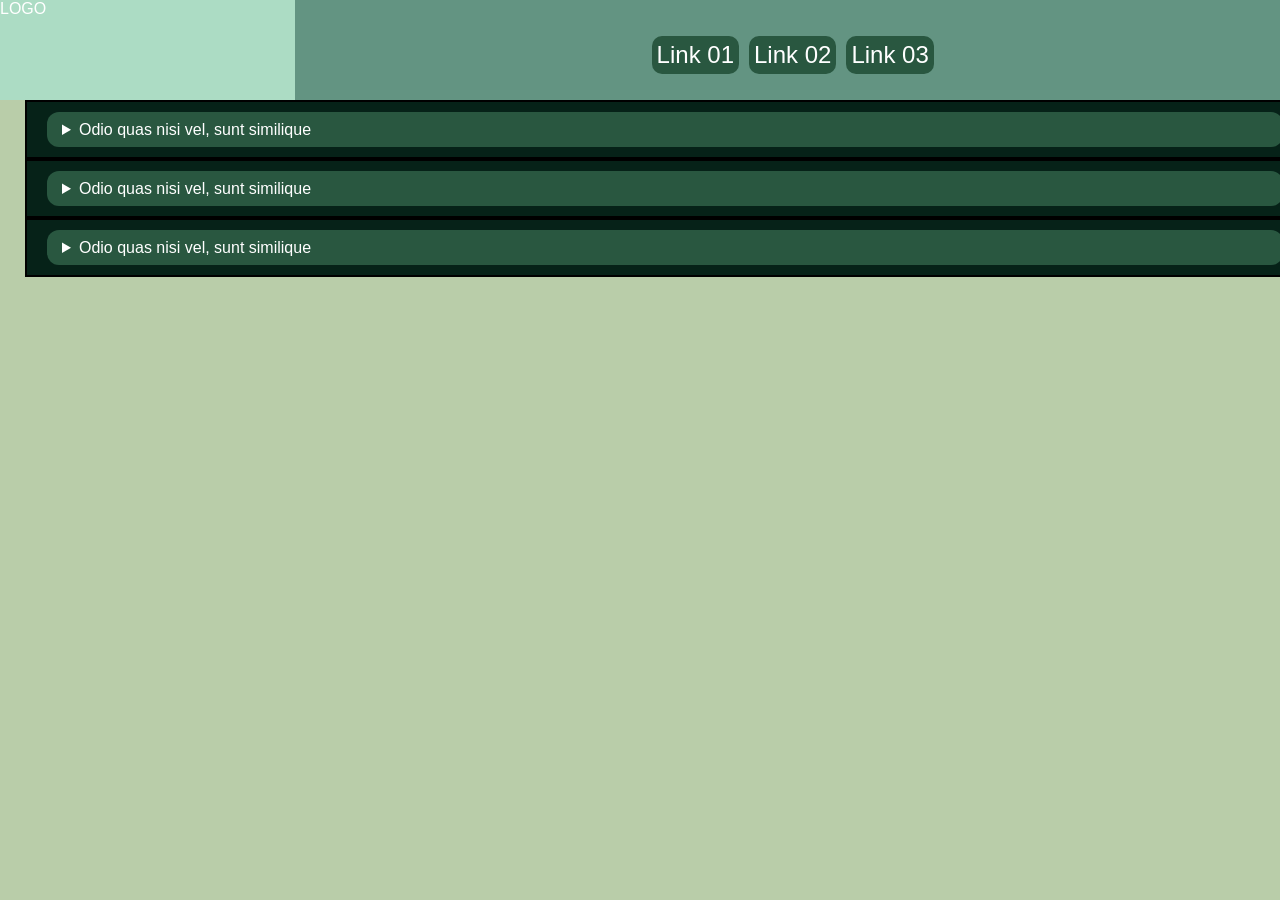
<file: index.html>
<!DOCTYPE html>
<html lang="pt-br">
<head>
    <meta charset="UTF-8">
    <meta name="viewport" content="width=device-width, initial-scale=1.0">
    <title>Display</title>

    <!-- Link CSS -->
     <link rel="stylesheet" href="style.css">
</head>

<body class="body-container">
    <!-- Header recebe um classe para estilização -->
    <header class="header-container">
        <div class="logo">
            LOGO
        </div>
      
            <nav class="menu">
                <!-- Elementos com display in-line (a) -->
                 <a href="#">Link 01</a>
                 <a href="#">Link 02</a>
                 <a href="#">Link 03</a>
            </nav>
       
    </header>
    <!-- Duas classes no mesmo elemento -->
    <section class="section01 container">

        <h2 class="section01--title">Links Favoritos</h2>
        <!-- Lista não ordenada -->
         <ul>
            <li class="link-lista">Link Lista 01</li>
            <li class="link-lista">Link Lista 02</li>
            <li class="link-lista">Link Lista 03</li>
            <li class="link-lista">Link Lista 04</li>
         </ul>
    </section>

    <section class="faq">
        <details>
            <summary>Odio quas nisi vel, sunt similique</summary>
            <p>Lorem ipsum dolor sit, amet consectetur adipisicing elit. 
                fugiat ad necessitatibus ullam harum tenetur aliquam! </p>
        </details>
    </section>

    <section class="faq">
        <details>
            <summary>Odio quas nisi vel, sunt similique</summary>
            <p>Lorem ipsum dolor sit, amet consectetur adipisicing elit. 
                fugiat ad necessitatibus ullam harum tenetur aliquam! </p>
        </details>
    </section>

    <section class="faq">
        <details>
            <summary>Odio quas nisi vel, sunt similique</summary>
            <p>Lorem ipsum dolor sit, amet consectetur adipisicing elit. 
                fugiat ad necessitatibus ullam harum tenetur aliquam! </p>
        </details>
    </section>

</body>
</html>
</file>
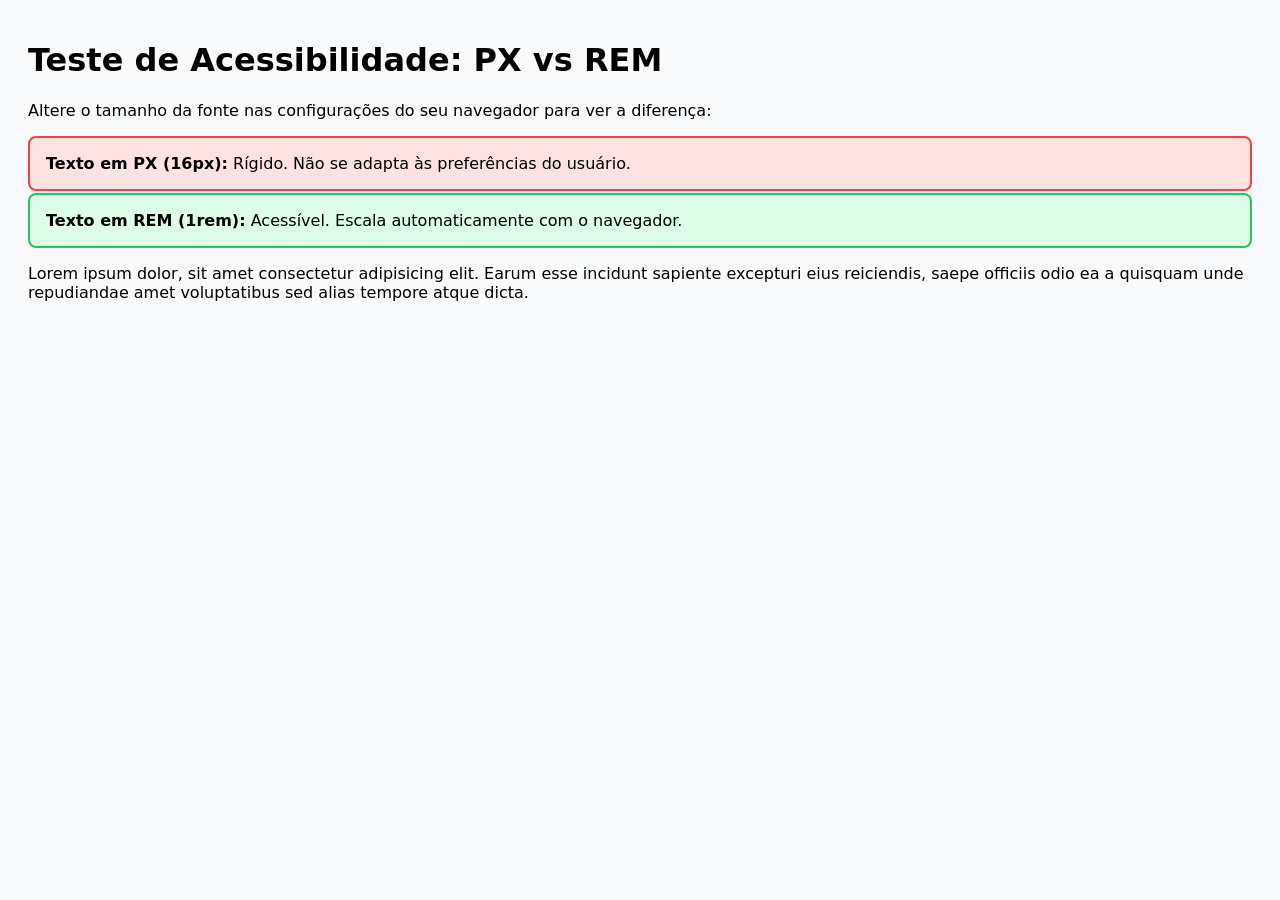
<file: hub_de_IA/teste-acessibilidade.html>
<!DOCTYPE html>
<html lang="pt-BR">
<head>
  <meta charset="UTF-8">
  <meta name="viewport" content="width=device-width, initial-scale=1.0">
  <title>Teste PX vs REM</title>
  <style>
    /* o elemento raiz assume 100% da preferencia do navegador */
    html {
      font-size: 62.5%;
      font-family: system-ui, -apple-system, sans-serif;
      padding: 20px;
      background-color: #f8fafc;
    }

    body{
      font-size: 1.6rem;
    }

    .caixa {
      padding: 1.6rem;
      margin-bottom: 2px;
      border-radius: 8px;
    }

    /* texto travado em pixels */
    .caixa-px {
      background-color: #fee2e2;
      border: 2px solid #ef4444;
      font-size: 16px;
    }

    /* texto dinamico em rem */
    .caixa-rem {
      background-color: #dcfce7;
      border: 2px solid #22c55e;
      font-size: 1 rem;
    }

    .filho{
      font-size: 16px;
    }

  </style>
</head>
<body>

  <h1>Teste de Acessibilidade: PX vs REM</h1>
  <p>Altere o tamanho da fonte nas configurações do seu navegador para ver a diferença:</p>

  <div class="caixa caixa-px">
    <strong>Texto em PX (16px):</strong> Rígido. Não se adapta às preferências do usuário.
  </div>

  <div class="caixa caixa-rem">
    <strong>Texto em REM (1rem):</strong> Acessível. Escala automaticamente com o navegador.
  </div>

  <div class="container">
    <p class="c-container">
      Lorem ipsum dolor, sit amet consectetur adipisicing elit. Earum esse incidunt sapiente excepturi eius reiciendis, saepe officiis odio ea a quisquam unde repudiandae amet voluptatibus sed alias tempore atque dicta.
    </p>
  </div>

</body>
</html>
</file>
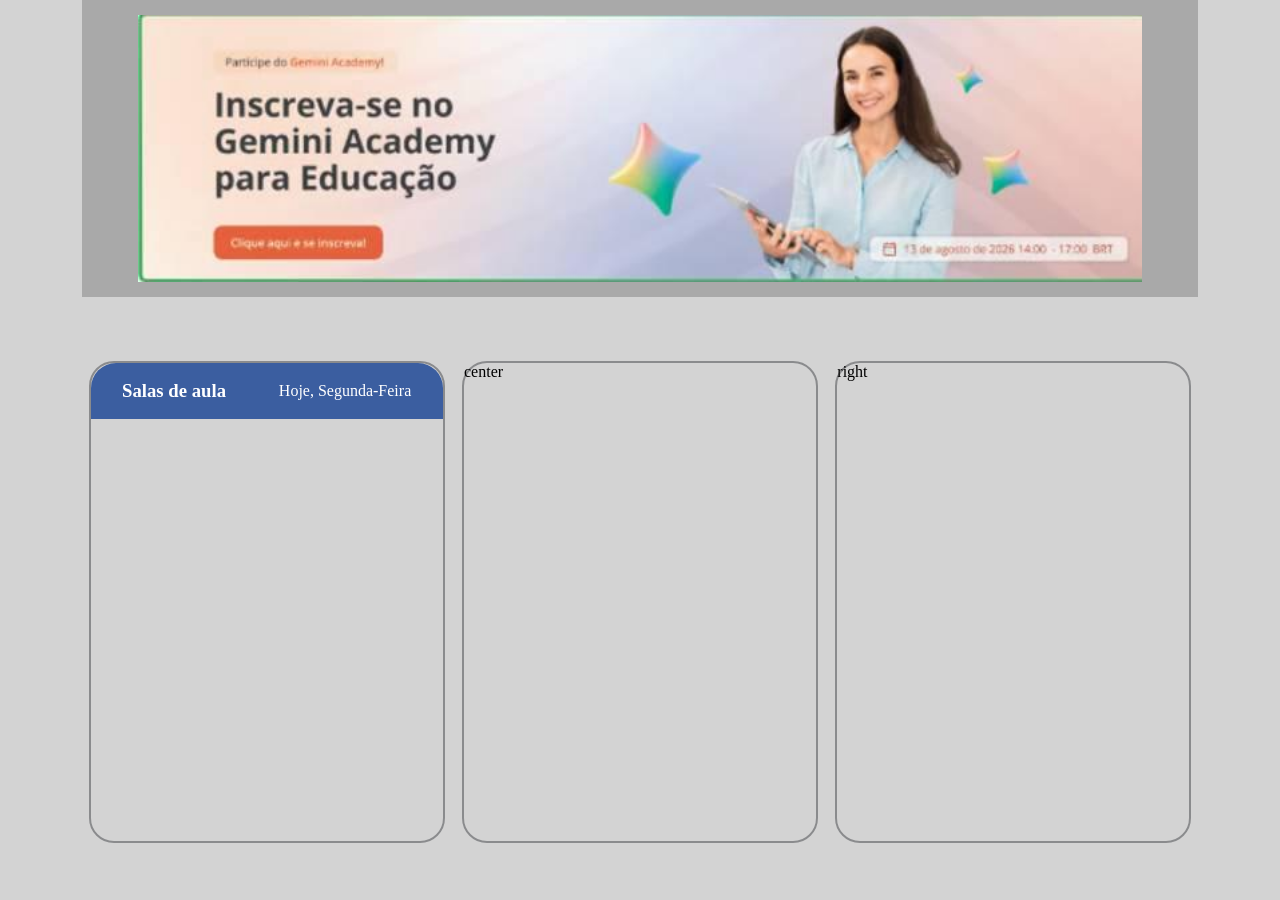
<file: meu-senai/hero-section.html>
<!DOCTYPE html>
<html lang="pt-br">
<head>
    <meta charset="UTF-8">
    <meta name="viewport" content="width=device-width, initial-scale=1.0">
    <title>Meu SENAI Protótipo</title>
    
    <!-- Link arquivo CSS Externo -->
    <link rel="stylesheet" href="./hero-section.css">

</head>
<body>
    
    <!-- cabeçalho -->
     <header class="content-header">
        <div class="banner-header">
            <img src="./img/imagem_tela.jpg" alt="banner">
        </div>
     </header>

     <!-- -->
     <section class="content-hero">
        
        <div class="box content-hero--left">

            
            <div class="parte-superior"> 
                <h3>
                    Salas de aula
                </h3> 
                <span>
                    Hoje, Segunda-Feira
                </span>
            </div>

        </div>

        <div class="box content-hero--center">
            
            <span>center</span>
        
        </div>

        <div class="box content-hero--right">
            
            <span>right</span>
        
        </div>

     </section>

</body>
</html>
</file>
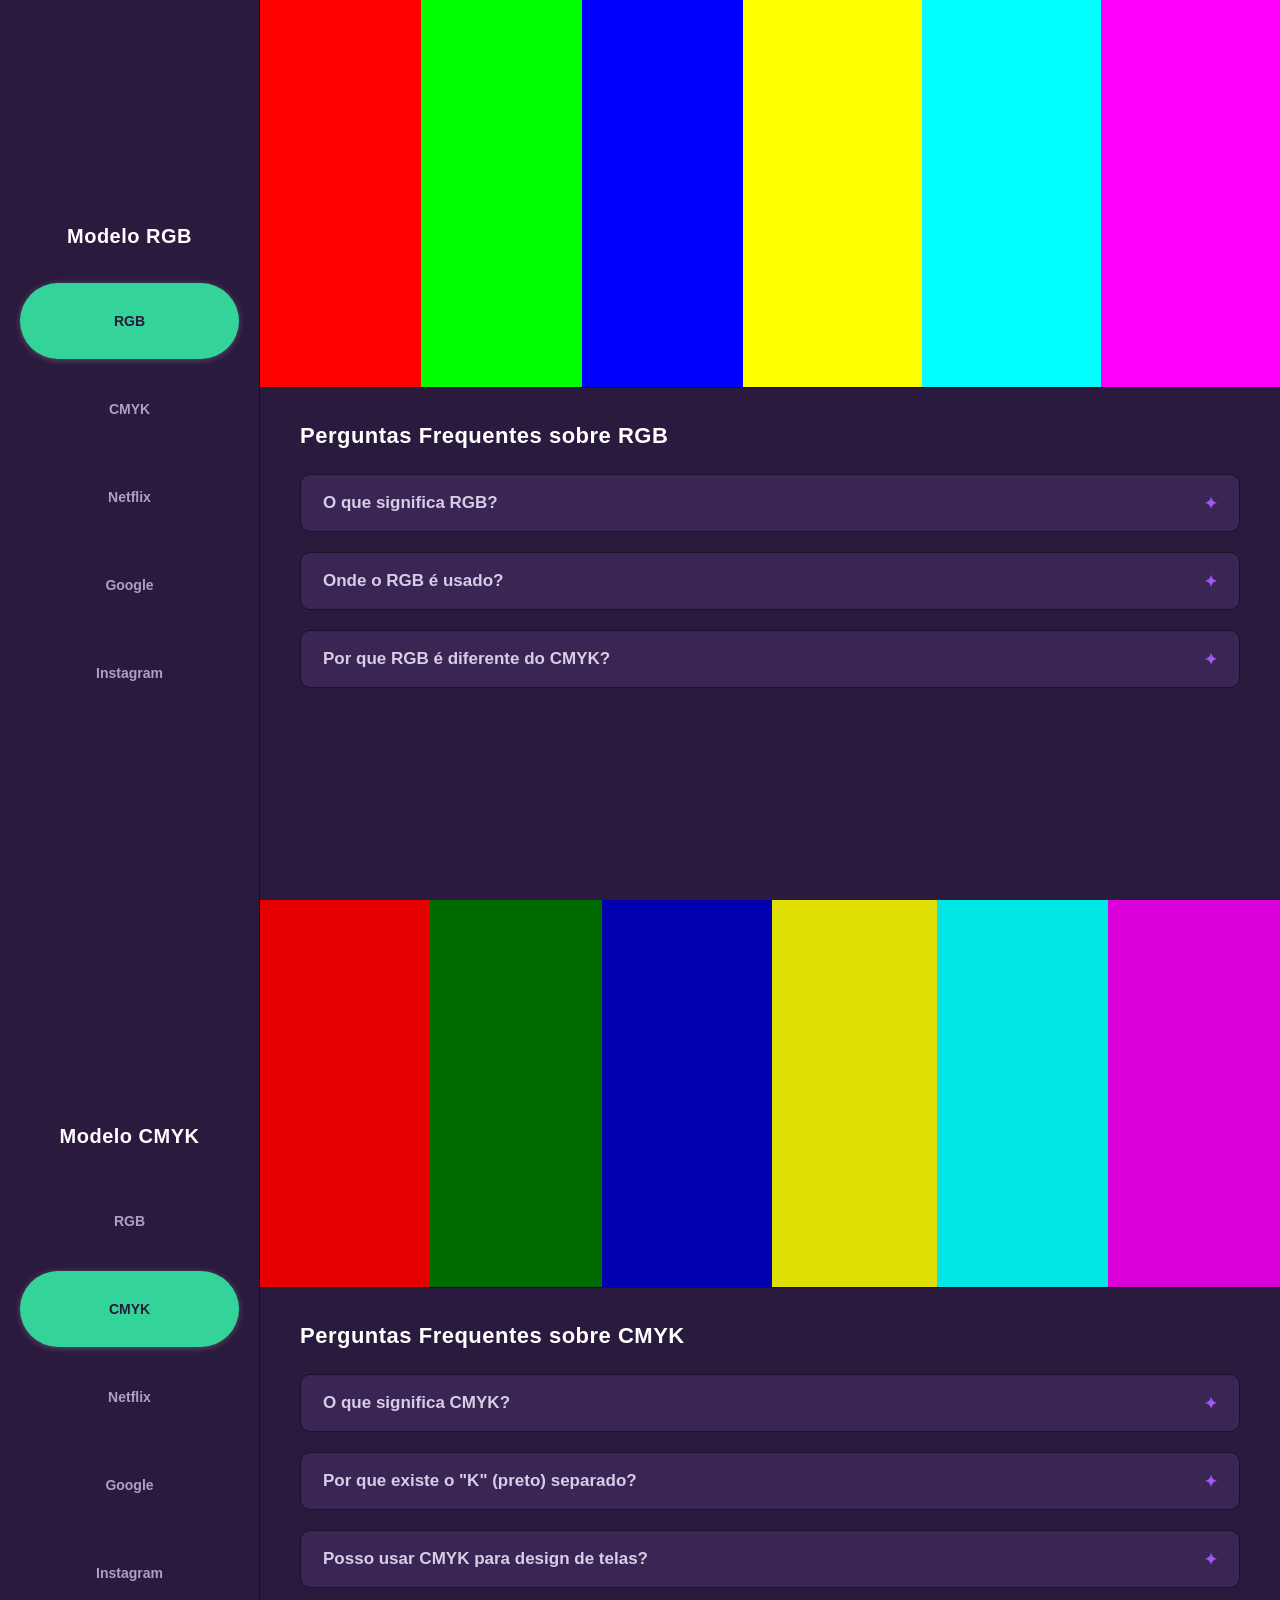
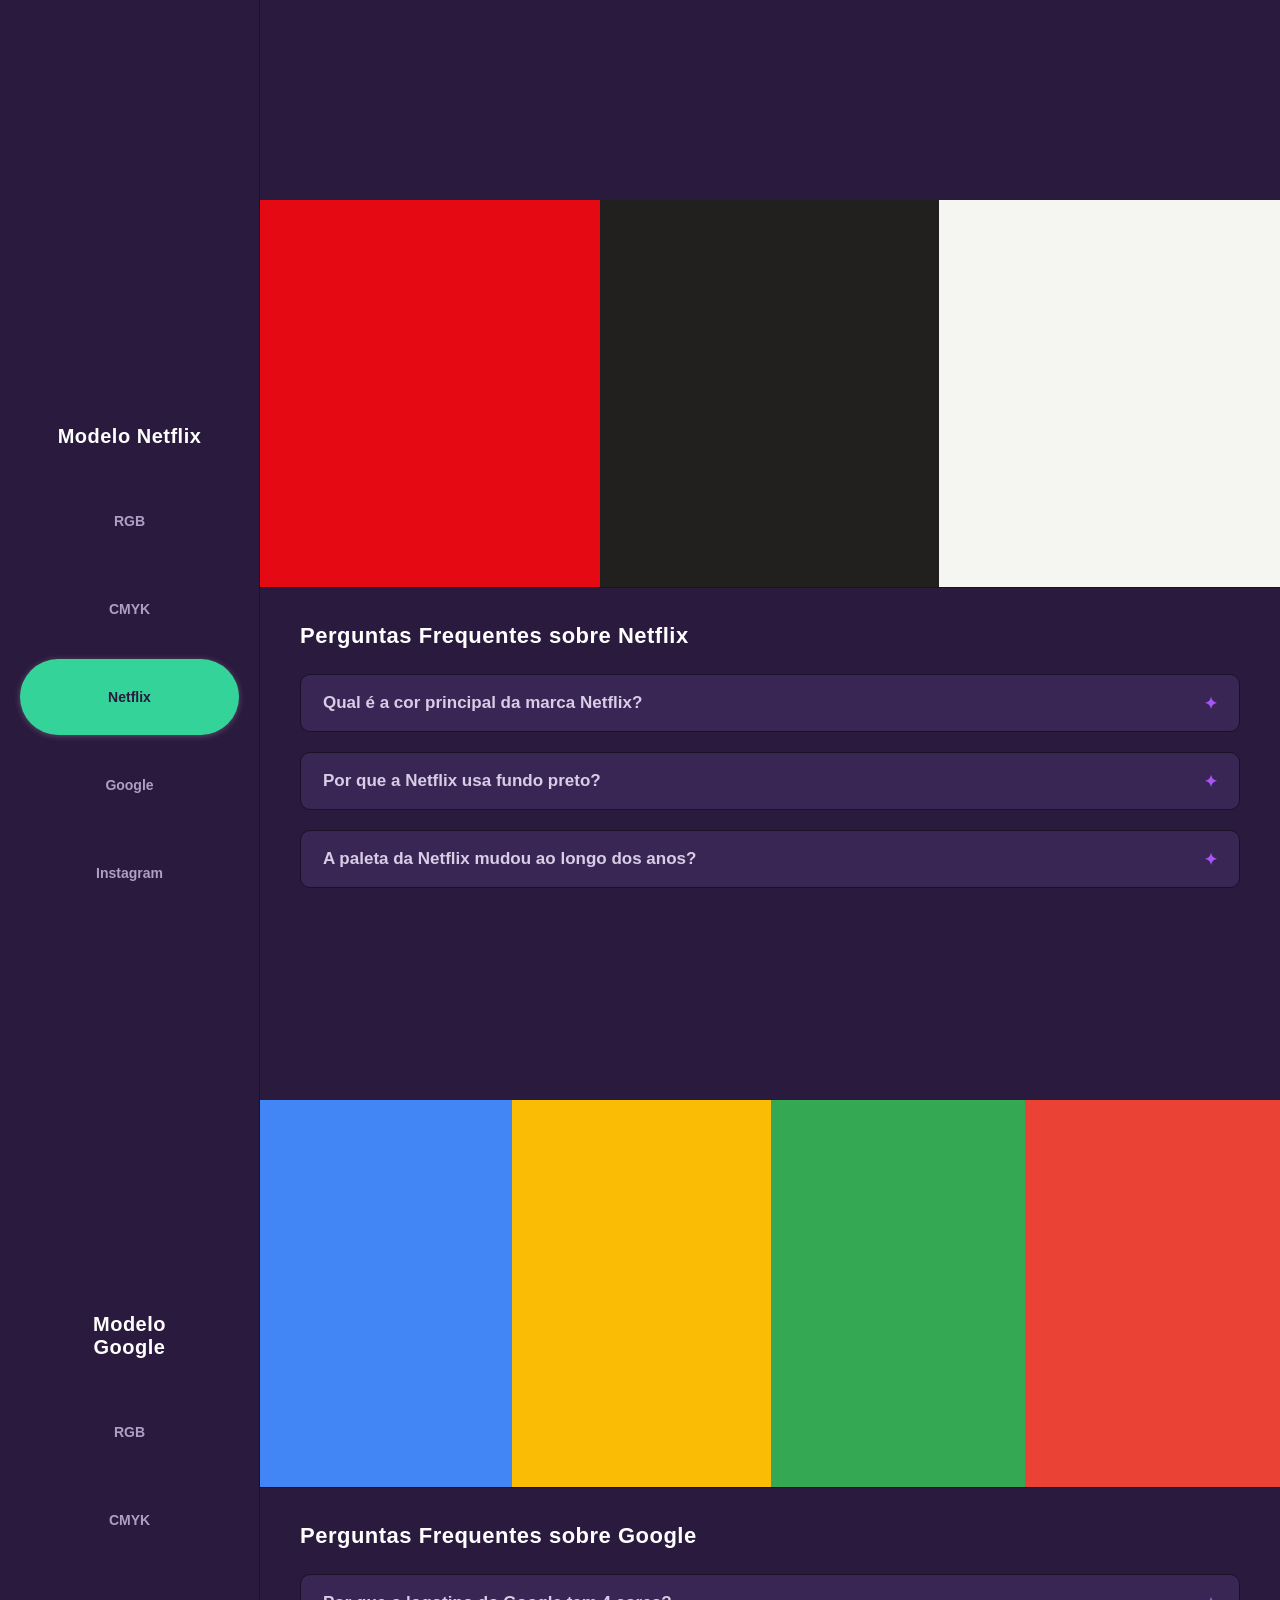
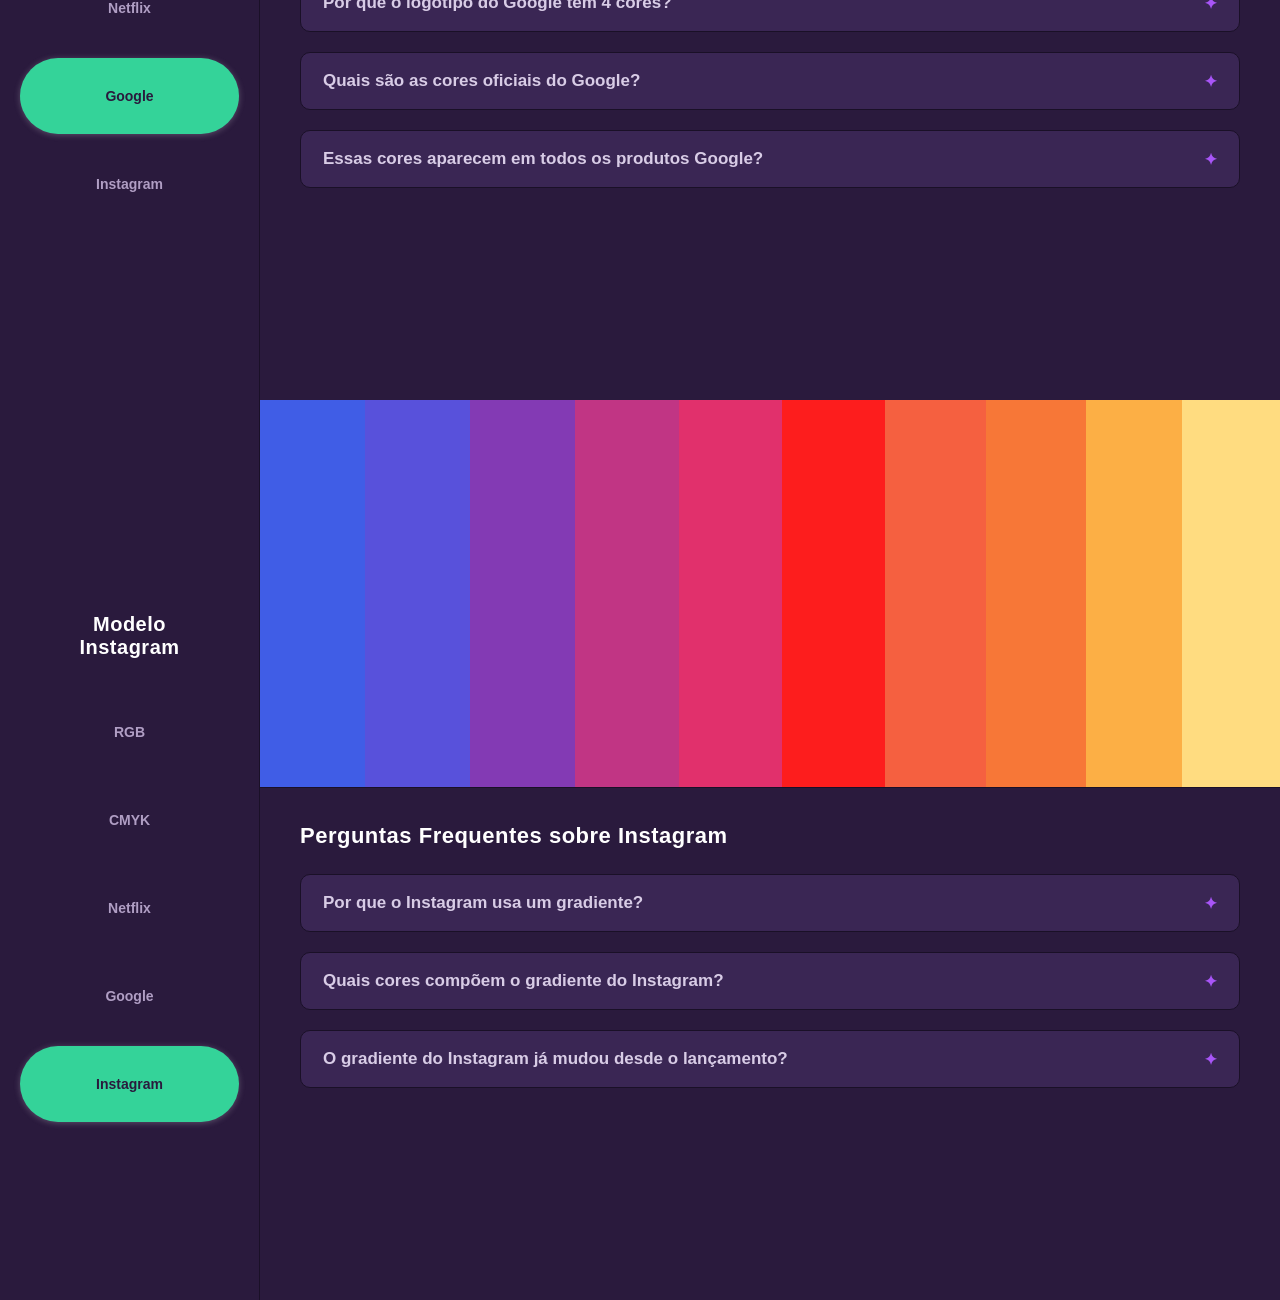
<file: modo_cores/modo-cores.html>
<!DOCTYPE html>
<html lang="pt-br">
<head>
    <meta charset="UTF-8">
    <meta name="viewport" content="width=device-width, initial-scale=1.0">
    <title>Modo-Cores</title>

    <!-- Link CSS -->
    <link rel="stylesheet" href="./css/global.css">

</head>
<body>
    
    <!-- Seção 1: MODELO RGB (Baseado em LUZ: Red, Green, Blue) -->
    <section id="rgb" class="color-section">
        
        <!-- Divisão 1 de 7: Menu lateral -->
        <aside class="color-section__sidebar">

            <h2 class="color-section__title">Modelo RGB</h2>

            <nav class="color-section__menu">
                <a href="#rgb" class="color-section__link color-section__link--active">RGB</a>
                <a href="#cmyk" class="color-section__link">CMYK</a>
                <a href="#netflix" class="color-section__link">Netflix</a>
                <a href="#google" class="color-section__link">Google</a>
                <a href="#instagram" class="color-section__link">Instagram</a>
            </nav>

        </aside>

    <div class="color-section__content">
               
        <section class="color-section__palette" aria-label="Visualização da Paleta RGB">

            <div class="color-section__bar color-section__bar--rgb-1"><span><strong>rgb(255, 0, 0) </strong></span></div>
            
            <div class="color-section__bar color-section__bar--rgb-2"><span><strong>rgb(0, 255, 0)</strong></span></div>
            
            <div class="color-section__bar color-section__bar--rgb-3"><span><strong>rgb(0, 0, 255)</strong></span></div>
            
            <div class="color-section__bar color-section__bar--rgb-4"><span><strong>rgb(255, 255, 0) </strong></span></div>
            
            <div class="color-section__bar color-section__bar--rgb-5"><span><strong>rgb(0, 255, 255) </strong></span></div>
            
            <div class="color-section__bar color-section__bar--rgb-6"><span><strong>rgb(255, 0, 255) </strong></span></div>

        </section>

        <section class="color-section__faq" aria-labelledby="faq-rgb-title">
            
            <h3 id="faq-rgb-title" class="color-section__faq-title">Perguntas Frequentes sobre RGB</h3>

            <details class="color-section__faq-item">

                <summary class="color-section__faq-question">O que significa RGB?</summary>
                <p class="color-section__faq-answer">Sigla de Red, Green, Blue (vermelho, verde, azul), as cores primárias da luz.</p>

            </details>

            <details class="color-section__faq-item">
                
                <summary class="color-section__faq-question">Onde o RGB é usado?</summary>
                <p class="color-section__faq-answer">Em telas, monitores, TVs e qualquer dispositivo que emite luz.</p>

            </details>

            <details class="color-section__faq-item">

                <summary class="color-section__faq-question">Por que RGB é diferente do CMYK?</summary>
                <p class="color-section__faq-answer">Porque RGB é aditivo (soma luz até chegar ao branco) e CMYK é subtrativo (soma tinta até chegar ao preto).</p>

            </details>

        </section>

    </div>


    </section>

    <!-- Seção 2: MODELO CMYK (Baseado em Pigmento/Impressão) -->
    <section id="cmyk" class="color-section">
        
        <!-- Divisão 1 de 7: Menu lateral -->
        <aside class="color-section__sidebar">

            <h2 class="color-section__title">Modelo CMYK</h2>

            <nav class="color-section__menu">
                <a href="#rgb" class="color-section__link">RGB</a>
                <a href="#cmyk" class="color-section__link color-section__link--active">CMYK</a>
                <a href="#netflix" class="color-section__link">Netflix</a>
                <a href="#google" class="color-section__link">Google</a>
                <a href="#instagram" class="color-section__link">Instagram</a>
            </nav>

        </aside>

    <div class="color-section__content">
       
    <section class="color-section__palette">
        
            <div class="color-section__bar color-section__bar--cmyk-1"><span><strong>#e60000 </strong></span></div>

            <div class="color-section__bar color-section__bar--cmyk-2"><span><strong>#006b00 </strong></span></div>

            <div class="color-section__bar color-section__bar--cmyk-3"><span><strong>#0000ae </strong></span></div>

            <div class="color-section__bar color-section__bar--cmyk-4"><span><strong>#dfdf05 </strong></span></div>

            <div class="color-section__bar color-section__bar--cmyk-5"><span><strong>#03e6e6 </strong></span></div>

            <div class="color-section__bar color-section__bar--cmyk-6"><span><strong>#d900d9 </strong></span></div>

    </section>

        
       <section class="color-section__faq" aria-labelledby="faq-rgb-title">
            
            <h3 id="faq-rgb-title" class="color-section__faq-title">Perguntas Frequentes sobre CMYK</h3>

            <details class="color-section__faq-item">

                <summary class="color-section__faq-question">O que significa CMYK?</summary>
                <p class="color-section__faq-answer">Ciano, Magenta, Yellow (amarelo) e Key (preto), usadas na impressão.</p>

            </details>

            <details class="color-section__faq-item">
                
                <summary class="color-section__faq-question">Por que existe o "K" (preto) separado?</summary>
                <p class="color-section__faq-answer">Porque misturar CMY nem sempre gera um preto puro e economiza tinta.</p>

            </details>

            <details class="color-section__faq-item">

                <summary class="color-section__faq-question">Posso usar CMYK para design de telas?</summary>
                <p class="color-section__faq-answer">Não é recomendado; para telas o ideal é RGB, já que CMYK foi feito para impressão física.</p>

            </details>

        </section>
    </div>

    
    </section>

    <!-- Seção 3: MODELO Netflix -->
    <section id="netflix" class="color-section">
        
        <!-- Divisão 1 de 7: Menu lateral -->
        <aside class="color-section__sidebar">

            <h2 class="color-section__title">Modelo Netflix</h2>

            <nav class="color-section__menu">
                <a href="#rgb" class="color-section__link">RGB</a>
                <a href="#cmyk" class="color-section__link">CMYK</a>
                <a href="#netflix" class="color-section__link color-section__link--active">Netflix</a>
                <a href="#google" class="color-section__link">Google</a>
                <a href="#instagram" class="color-section__link">Instagram</a>
            </nav>

        </aside>

    <div class="color-section__content">
    
    <section class="color-section__palette">
        
        <div class="color-section__bar color-section__bar--netflix-1"><span><strong>#E50914 </strong></span></div>

        <div class="color-section__bar color-section__bar--netflix-2"><span><strong>#221F1F </strong></span></div>

        <div class="color-section__bar color-section__bar--netflix-3"><span><strong>#F5F5F1 </strong></span></div>

    </section>

    
        <section class="color-section__faq" aria-labelledby="faq-rgb-title">
            
            <h3 id="faq-rgb-title" class="color-section__faq-title">Perguntas Frequentes sobre Netflix</h3>

            <details class="color-section__faq-item">

                <summary class="color-section__faq-question">Qual é a cor principal da marca Netflix?</summary>
                <p class="color-section__faq-answer">O vermelho característico (#E50914), usado no logotipo<p>

            </details>

            <details class="color-section__faq-item">
                
                <summary class="color-section__faq-question">Por que a Netflix usa fundo preto?</summary>
                <p class="color-section__faq-answer">Para dar destaque aos pôsteres e criar uma experiência imersiva, como num cinema.</p>

            </details>

            <details class="color-section__faq-item">

                <summary class="color-section__faq-question">A paleta da Netflix mudou ao longo dos anos?</summary>
                <p class="color-section__faq-answer">Sim, mas o vermelho e o preto se mantiveram como identidade central da marca.</p>

            </details>

        </section>
    </div>


    </section>

    <!-- Seção 4: MODELO Google -->
    <section id="google" class="color-section">
        
        <!-- Divisão 1 de 7: Menu lateral -->
        <aside class="color-section__sidebar">

            <h2 class="color-section__title">Modelo Google</h2>

            <nav class="color-section__menu">
                <a href="#rgb" class="color-section__link">RGB</a>
                <a href="#cmyk" class="color-section__link ">CMYK</a>
                <a href="#netflix" class="color-section__link">Netflix</a>
                <a href="#google" class="color-section__link color-section__link--active">Google</a>
                <a href="#instagram" class="color-section__link">Instagram</a>
            </nav>

        </aside>


    <div class="color-section__content">
    
    <section class="color-section__palette">
        
        <div class="color-section__bar color-section__bar--google-1"><span><strong>#4285F4 </strong></span></div>

        <div class="color-section__bar color-section__bar--google-2"><span><strong>#FBBC05 </strong></span></div>

        <div class="color-section__bar color-section__bar--google-3"><span><strong>#34A853 </strong></span></div>

        <div class="color-section__bar color-section__bar--google-4"><span><strong>#EA4335 </strong></span></div>
    </section>
        
        <section class="color-section__faq" aria-labelledby="faq-rgb-title">
            
            <h3 id="faq-rgb-title" class="color-section__faq-title">Perguntas Frequentes sobre Google</h3>

            <details class="color-section__faq-item">

                <summary class="color-section__faq-question">Por que o logotipo do Google tem 4 cores?</summary>
                <p class="color-section__faq-answer">Para representar diversidade e informalidade, fugindo de padrões corporativos únicos.</p>

            </details>

            <details class="color-section__faq-item">
                
                <summary class="color-section__faq-question">Quais são as cores oficiais do Google?</summary>
                <p class="color-section__faq-answer">Azul, vermelho, amarelo e verde.</p>

            </details>

            <details class="color-section__faq-item">

                <summary class="color-section__faq-question">Essas cores aparecem em todos os produtos Google?</summary>
                <p class="color-section__faq-answer">Sim, especialmente em elementos de identidade visual como o logo e ícones do Google Workspace.</p>

            </details>

        </section>

    </div>
    </section>

    <!-- Seção 4: MODELO Instagram -->
    <section id="instagram" class="color-section">
        
        <!-- Divisão 1 de 7: Menu lateral -->
        <aside class="color-section__sidebar">

            <h2 class="color-section__title">Modelo Instagram</h2>

            <nav class="color-section__menu">
                <a href="#rgb" class="color-section__link">RGB</a>
                <a href="#cmyk" class="color-section__link ">CMYK</a>
                <a href="#netflix" class="color-section__link">Netflix</a>
                <a href="#google" class="color-section__link">Google</a>
                <a href="#instagram" class="color-section__link color-section__link--active">Instagram</a>
            </nav>

        </aside>

    <div class="color-section__content">
    
    <section class="color-section__palette">
        
        <div class="color-section__bar color-section__bar--instagram-1"><span><strong>#405de6 </strong></span></div>

        <div class="color-section__bar color-section__bar--instagram-2"><span><strong>#5851db </strong></span></div>

        <div class="color-section__bar color-section__bar--instagram-3"><span><strong>#833ab4 </strong></span></div>

        <div class="color-section__bar color-section__bar--instagram-4"><span><strong>#c13584 </strong></span></div>

        <div class="color-section__bar color-section__bar--instagram-5"><span><strong>#e1306c </strong></span></div>

        <div class="color-section__bar color-section__bar--instagram-6"><span><strong>#fd1d1d </strong></span></div>

        <div class="color-section__bar color-section__bar--instagram-7"><span><strong>#f56040 </strong></span></div>

        <div class="color-section__bar color-section__bar--instagram-8"><span><strong>#f77737 </strong></span></div>

        <div class="color-section__bar color-section__bar--instagram-9"><span><strong>#fcaf45 </strong></span></div>

        <div class="color-section__bar color-section__bar--instagram-10"><span><strong>#ffdc80 </strong></span></div>

    </section>


        <section class="color-section__faq" aria-labelledby="faq-rgb-title">
            
            <h3 id="faq-rgb-title" class="color-section__faq-title">Perguntas Frequentes sobre Instagram</h3>

            <details class="color-section__faq-item">

                <summary class="color-section__faq-question">Por que o Instagram usa um gradiente?</summary>
                <p class="color-section__faq-answer">Para transmitir modernidade, energia e criatividade, substituindo o ícone antigo (câmera retrô).</p>

            </details>

            <details class="color-section__faq-item">
                
                <summary class="color-section__faq-question">Quais cores compõem o gradiente do Instagram?</summary>
                <p class="color-section__faq-answer">Vai do amarelo/laranja, passando por rosa e roxo, até o azul.</p>

            </details>

            <details class="color-section__faq-item">

                <summary class="color-section__faq-question">O gradiente do Instagram já mudou desde o lançamento?</summary>
                <p class="color-section__faq-answer">Sim, o app teve um rebranding em 2016 que introduziu esse visual colorido no lugar do ícone antigo.</p>

            </details>

        </section>



    </section>

</body>
</html>
</file>
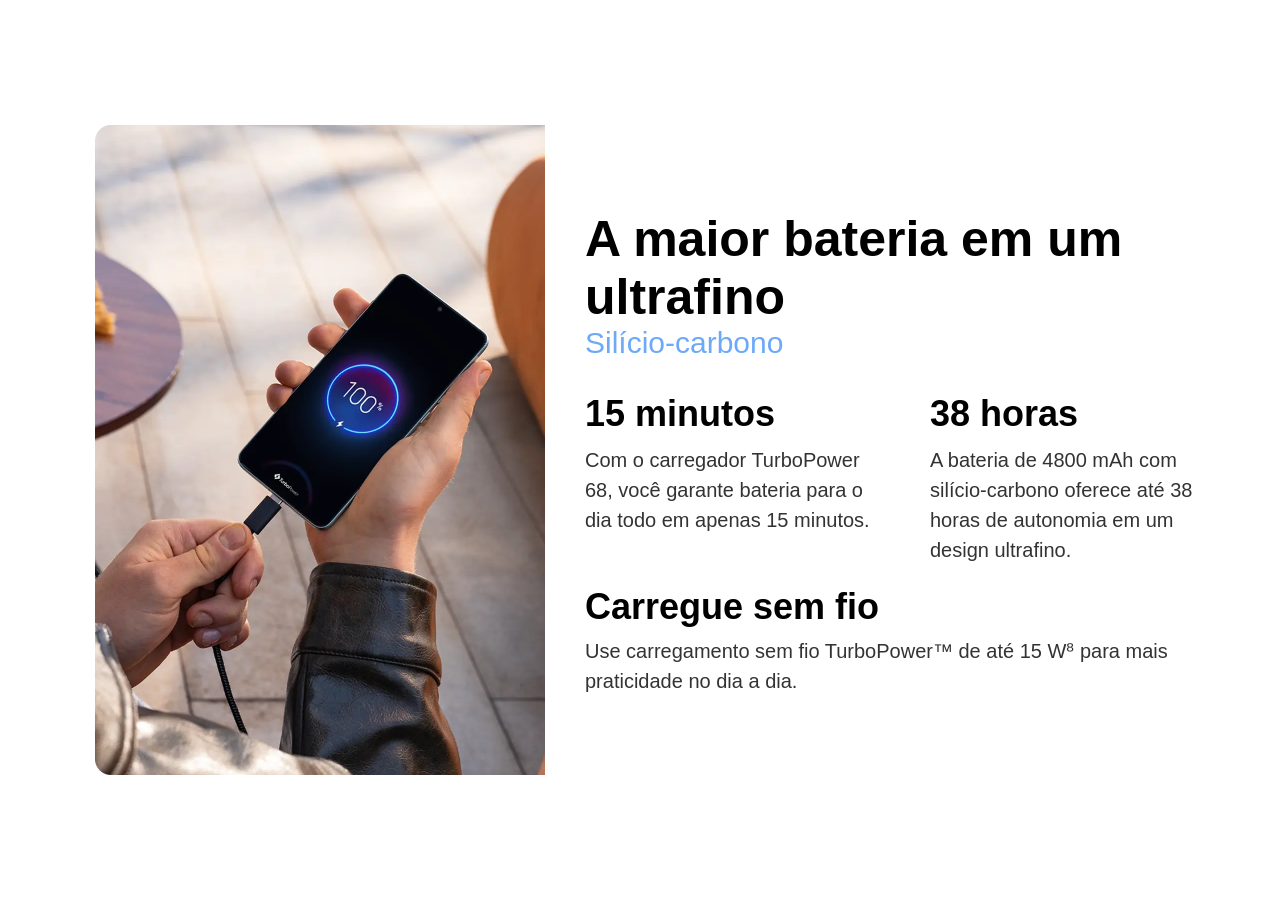
<file: Motorola/motorola.html>
<!DOCTYPE html>
<html lang="pt-br">
<head>
    <meta charset="UTF-8">
    <meta name="viewport" content="width=device-width, initial-scale=1.0">
    <title>Motorola</title>

    <link rel="stylesheet" href="./css/style.css">
</head>
<body>
    <main class="main-content">
        <div class="card-motorola"> 
        <!-- 1ª Metade: Aqui fica apenas a foto -->
    
        <section class="card-motorola__container-foto">
            <img src="./img/celular_carregando.webp" alt="Celular carregando" class="card-motorola__foto">
        </section>

        <!-- 2ª Metade: Aqui vão ficar todas as caixas de texto -->
    
        <section class="secao-texto">
    
            <header class="secao-texto__cabecalho">
                <h1 class="secao-texto__titulo">A maior bateria em um ultrafino</h1>
                <p class="secao-texto__subtitulo">Silício-carbono</p>
            </header>

            <article class="secao-artigos">
        
                <div class="secao-artigos__texto1">
                    <h2 class="secao-artigos__titulo1">15 minutos</h2>
                    <p class="secao-artigos__paragrafo1">Com o carregador TurboPower 68, você garante bateria para o dia todo em apenas 15 minutos.</p>
                </div>
        
                <div class="secao-artigos__texto2">
                    <h2 class="secao-artigos__titulo2">38 horas</h2>
                    <p class="secao-artigos__paragrafo2">A bateria de 4800 mAh com silício-carbono oferece até 38 horas de autonomia em um design ultrafino.</p>
                </div>

            </article>

            <footer class="secao-rodape">
                <h2 class="secao-rodape__titulo">Carregue sem fio</h2>
                <p class="secao-rodape__texto">Use carregamento sem fio TurboPower™ de até 15 W⁸ para mais praticidade no dia a dia.</p>
            </footer>
    
        </section>
        </div>
    </main>
        
</body>
</html>
</file>
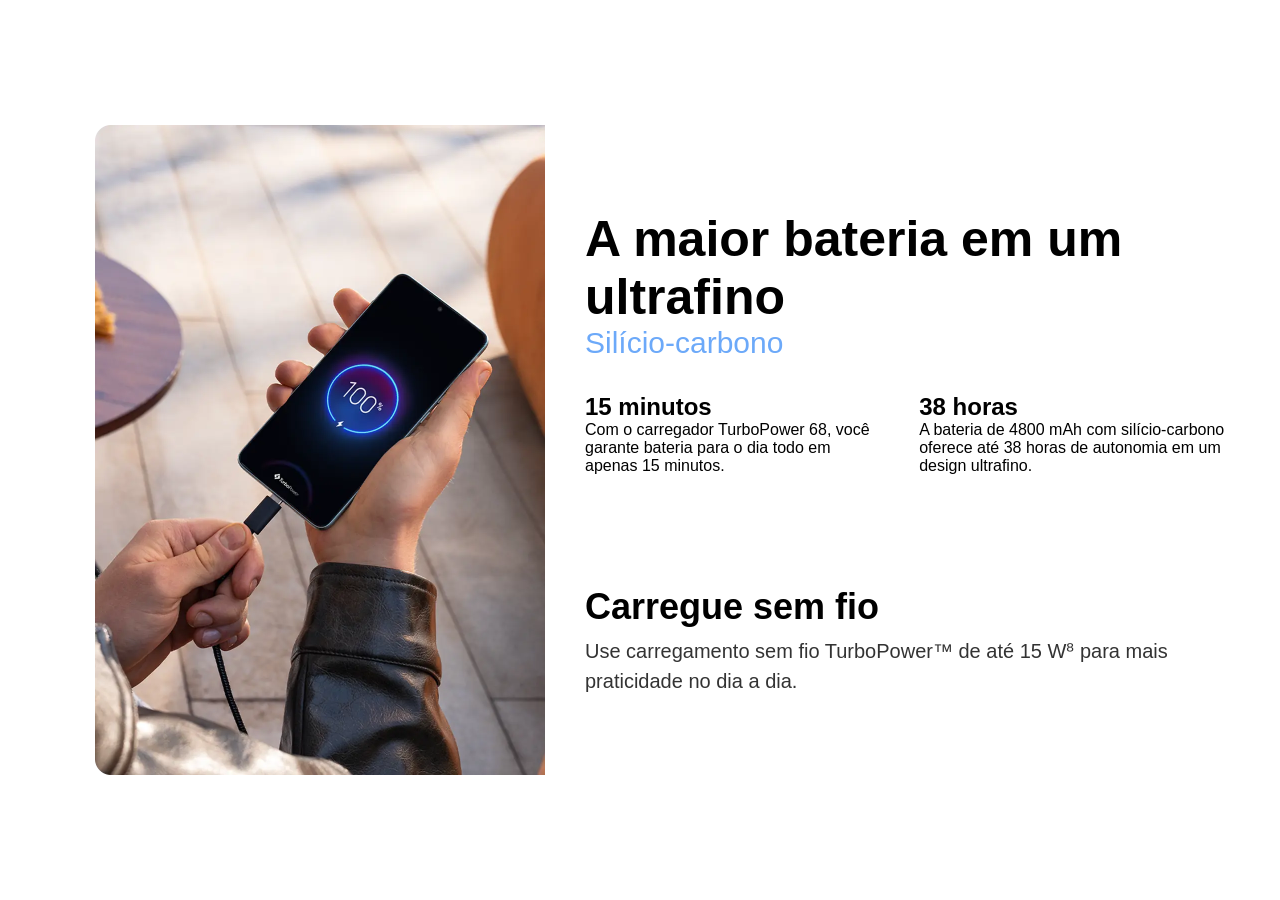
<file: Motorola/motorola_comentado.html>
<!DOCTYPE html>
<html lang="pt-BR">

<head>
    <!-- Define a codificação de caracteres -->
    <meta charset="UTF-8">

    <!-- Faz o layout se adaptar à largura do dispositivo -->
    <meta name="viewport" content="width=device-width, initial-scale=1.0">

    <title>Motorola</title>

    <!-- Importa nosso arquivo CSS -->
    <link rel="stylesheet" href="./css/style.css">
</head>

<body>

    <!--
        <main> representa o conteúdo principal da página.

        Aqui usamos uma classe para controlar o posicionamento
        geral do nosso componente.
    -->
    <main class="main-content">

        <!--
            Card principal.

            Ele será dividido em duas partes:
            1. Imagem
            2. Informações
        -->
        <div class="card-motorola">

            <!-- ==============================
                 PARTE 1 — IMAGEM
                 ============================== -->

            <section class="card-motorola__container-foto">

                <!--
                    A imagem recebe uma classe própria porque
                    vamos controlar seu tamanho e comportamento
                    através do CSS.
                -->
                <img
                    src="./img/celular_carregando.webp"
                    alt="Celular Motorola carregando"
                    class="card-motorola__foto"
                >

            </section>


            <!-- ==============================
                 PARTE 2 — INFORMAÇÕES
                 ============================== -->

            <section class="secao-texto">

                <!--
                    <header> representa o cabeçalho dessa seção.

                    Aqui ficam o título principal e o subtítulo.
                -->
                <header class="secao-texto__cabecalho">

                    <h1 class="secao-texto__titulo">
                        A maior bateria em um ultrafino
                    </h1>

                    <p class="secao-texto__subtitulo">
                        Silício-carbono
                    </p>

                </header>


                <!--
                    <article> agrupa os dois blocos de informações
                    sobre a bateria.
                -->
                <article class="secao-artigos">

                    <!-- Primeiro bloco de informação -->
                    <div class="secao-artigos__texto">

                        <h2 class="secao-artigos__titulo">
                            15 minutos
                        </h2>

                        <p class="secao-artigos__paragrafo">
                            Com o carregador TurboPower 68,
                            você garante bateria para o dia todo
                            em apenas 15 minutos.
                        </p>

                    </div>


                    <!-- Segundo bloco de informação -->
                    <div class="secao-artigos__texto">

                        <h2 class="secao-artigos__titulo">
                            38 horas
                        </h2>

                        <p class="secao-artigos__paragrafo">
                            A bateria de 4800 mAh com silício-carbono
                            oferece até 38 horas de autonomia em um
                            design ultrafino.
                        </p>

                    </div>

                </article>


                <!--
                    Rodapé da seção.

                    Aqui colocamos a informação adicional
                    sobre carregamento sem fio.
                -->
                <footer class="secao-rodape">

                    <h2 class="secao-rodape__titulo">
                        Carregue sem fio
                    </h2>

                    <p class="secao-rodape__texto">
                        Use carregamento sem fio TurboPower™
                        de até 15 W⁸ para mais praticidade
                        no dia a dia.
                    </p>

                </footer>

            </section>

        </div>

    </main>

</body>

</html>
</file>
<file: style.css>
/* Reset padrão */

* {
    margin: 0;
    padding: 0;
    box-sizing: border-box;
   
}

html{
font-family: Verdana, sans-serif;
}

.container{
    background-color: #6c2414
;
    width: 300px;
    height: 300px;
    font-family: 'Courier New', Courier, monospace;
    color: #fff;
}


.body-container{

    background-color: #b9cda9;

}





.header-container {
    display: flex;
    width: 100%;
    height: 100px;
    background-color: darkgray;
   
   
    
}

.header-container a {
    display: inline-block;
    background-color: #295740;
    color: #fff;
    margin-left: 10px;
    margin-top: 10px;
    font-size: x-large;
    text-decoration: none;
    padding: 5px;
    border-radius: 10px;
    
  
}
/* Pseudo classe que identifica a posição do cursor do mouse */
.header-container a:hover{

    background-color: #639482;
    border: 2px solid greenyellow;
    color: #fff;

}

.logo{
    
    
    width: 30%;
    height: 100px;
    background-color: #acdcc4;
    color: #fff;
    

}

.menu{
    display: flex;
    justify-content: center;
    align-items: center;
    width: 100%;
    height: 100px;
    background-color: #639482;
}

.section01{
   display: none;
    width: 400px;
    height: 200px;
    margin: 10px auto;
    padding-left: 20px;
    background-color: blueviolet;
    color: #fff;
    border: black dashed 3px;
    
 }


 .section01--title{
    margin-bottom: 10px;
}

.link-lista{
    
    font-size: medium;
    line-height: 30px;
    
}


.faq{
    border: 2px solid;
    width: 100%;
    margin-left: 25px;
}

.faq details{
    background: #062218;
    color: #fff;
    line-height: 35px;
    padding: 10px 20px;
}

.faq summary{
    background: #295740;
    border-radius: 12px;
    padding-left: 15px;
}

.faq summary:hover{
    cursor:pointer;
}

.faq p{
    color: rgb(221, 218, 53);
    line-height: 30px;
    padding-left: 15px;
}

/* Display none: não aparece na tela
Diplay inline: elementos são em linhas 
não aceita largura e altura (ocupa apenas o seu espaço)
Display block: elementos são um abaixo do outro
aceita largura e altura (ocupa linha inteira)
Display inline-block: elementos em linha + largura e altura */
</file>
<file: meu-senai/hero-section.css>
*{
    margin: 0;
    padding: 0;
    box-sizing: border-box;
}

/* Estilizar utilizando o seletor de uma TAG */

body{
    
    background-color: lightgray;
    width: 100vw;
    height: 100vh;
}

.content-header{
    display: flex;
    justify-content: center;
    align-items: center;
    height: 33%;
    max-width: 1116px;
    width: 100%;
    margin-left: auto;
    margin-right: auto;
    background-color: darkgray;
}

.banner-header{
    width: 90%;
    height: 90%;
    background-color: #929292;
}

.banner-header img {
    width: 100%;
    height: 100%;
}

.content-hero{
    margin: 0 auto;
    /* border: 2px solid; */
    width: 1120px;
    height: 482px;
    display: flex;
    justify-content: space-around;
    align-items: center;
    margin-top: 64px;
}

.box{
    display: flex;
    border: 2px solid;
    width: 356px;
    height: 482px;
    border-radius: 25px;
    border-color: #5a5c5f99;
    margin: 0;

}

.parte-superior{
    display: flex;
    width: 356px;
    height: 56px;
    background-color: #164194cc;
    justify-content: space-around;
    align-items: center;
    border-top-left-radius: 25px;
    border-top-right-radius: 25px;
    color: #fff;
    padding: 5px;

}
</file>
<file: modo_cores/css/global.css>
/* Importação dos arquivos de estilos */
@import url(./reset.css);
@import url(./design-system.css);
@import url(./colors-bar.css);

/* 3. CSS GLOBAL - LAYOUT, EFEITOS E ESTRUTURA BEM */

/* Bloco principal da seção: ocupa a tela inteira e organiza os filhos lado a lado */
.color-section{
    display: flex;
    height: 100vh;
    width: 100%;
}

/* Elemento Sidebar: Barra lateral que contém o titulo e a navegaçâo */
.color-section__sidebar{
    display: flex;
    flex-direction: column;
    justify-content: center;
    width: 260px;
    background-color: var(--ui-bg-sidebar);
    padding: 30px 20px;
    border-right: 1px solid var(--ui-border);
}

/* Elemento title: Titulo identificador do modelo de cor atual */
.color-section__title{
    color: var(--ui-text-title);
    font-size: 20px;
    /* Peso da fonte NÃO utiliza PX */
    font-weight: 700;
    margin: 35px;
    text-align: center;
    /* Espaço entre as letras */
    letter-spacing: 0.5px;
}

/* Elemento menu: Container flex vertical para alinhar os botões de navegação */
.color-section__menu{
    display: flex;
    flex-direction: column;
    gap: 12px;
}

/* Elemento link: Estilo base dos botões de navegação */
.color-section__link{
    color: var(--ui-text-link);
    text-decoration: none;
    font-size: 14px;
    /* Peso da fonte NÃO utiliza PX */
    font-weight: 600;
    padding: 30px;
    border-radius: 60px;
    text-align: center;
    transition: all 0.2 ease-in-out;
}

/* Modificador Link-Active: Destaque visual aplicado ao botão de seçao corrente */
.color-section__link--active{
    color: var(--ui-link-active-text);
    background-color: var(--ui-link-active-bg);
    /* Sombra V H bluer spread color */
    box-shadow: 0 1px 6px rgba(244, 244, 248, 0.25);
}

.color-section__link--active:hover{
    /* Alterar o formato do elemento */
    transform: scale(1.05);

}

/* Pseudoclasses not e hover: Comportamento ao passar o mouse em cima do item */
.color-section__link:not(.color-section__link--active):hover{
    color: var(--ui-text-title);
    background-color: var(--ui-link-hover-bg);
}

/* Elemento Bar: Representa as colunas de cores.*/
.color-section__bar{
    flex-grow: 1;
    height: 100%;
    /* Efeito de transição suave */
    transition: transform 0.25s ease;
    display: flex;
    align-items: center;
    justify-content: center;
}

/* Efeito interativo sutil nas barras para enriquecer a experiência */
.color-section__bar:hover{
    transform: scaleX(1.02);


    /* Posicionamento do elemento no eixo z (pilha) */
    z-index: 10;
    box-shadow: 0 0 30px rgba(51, 50, 50, 0.3);
}

.color-section__bar span{
    visibility: hidden;
    background-color: #ffffff;
    border-radius: 5px;
    padding: 12px 16px;
    letter-spacing: 1;
    z-index: 30;
    box-shadow: 0 1px 6px;
}

.color-section__bar:hover span{
    visibility: visible;
}

/* Wrapper principal do conteúdo á direita da sidebar */
.color-section__content{
    height: 100vh;
    flex-grow: 1;
    display: flex;
    flex-direction:column;
}

.color-section__palette{
    display: flex;
    width: 100%;
    height: 43vh;
}

.color-section__faq{
    flex-grow: 1;
    background-color: var(--faq-bg);
    padding: 35px 40px;
    border-top: 1px solid var(--ui-border);
    display: flex;
    flex-direction: column;
}

.color-section__faq-title{
    font-size: 22px;
    font-weight: 700;
    color: var(--faq-text-title);
    margin-bottom: 25px;
    letter-spacing: 0.5px;

}

.color-section__faq-item{
    background-color: var(--faq-card-bg);
    border: 1px solid var(--faq-border);
    border-radius: 10px;
    padding: 18px 22px;
    margin-bottom: 20px;
    transition: all 0.3s ease-in-out;
}

/* Estilo do cabeçalho da pergunta (summary) */
.color-section__faq-question {
    font-size: 17px;
    font-weight: 600;
    color: var(--faq-text-question);
    cursor: pointer;
    
    /* Troca de ícone via CSS puro 
    Esconde a seta padrão nos navegadores padrão */
    
    list-style: none; 
    display: flex;
    justify-content: space-between;
    align-items: center;
    transition: color 0.2s ease;
}
/* Remove a seta nativa no Safari e navegadores WebKit */
.color-section__faq-question::-webkit-details-marker {
    display: none;
}

/* Novo Ícone customizado (Criado com CSS Puro) */
.color-section__faq-question::after {
    content: "✦"; /* Ícone em formato de estrela/brilho para combinar com o neon */
    font-size: 16px;
    color: var(--faq-border-neon-glow);
    transition: transform 0.9s ease, color 0.9s ease;
}

/* Animação do ícone ao abrir o details */
.color-section__faq-item[open] .color-section__faq-question::after {
    transform: rotate(180deg) scale(1.3);
    color: #ffffff;
}
/* Mudança de cor no hover da pergunta */
.color-section__faq-item:hover .color-section__faq-question {
    color: #ffffff;
}

/* Estilo e transições na Resposta */
.color-section__faq-answer {
    margin-top: 14px;
    font-size: 15px;
    line-height: 1.6;
    color: var(--faq-text-answer);
    padding-top: 12px;
    border-top: 1px solid rgba(255, 255, 255, 0.08);
    transition: color 0.3s ease;
}

/* Efeito de mudança de cor no hover do texto da resposta */
.color-section__faq-answer:hover {
    color: #ffffff;
}
</file>
<file: Motorola/css/style.css>
* {
    margin: 0;
    padding: 0;
    box-sizing: border-box;
    font-family: Helvetica, sans-serif;
   
}

.main-content {    
    height: 100vh;        
    background-color: #ffffff; 
    display: flex;
    justify-content: center;
    align-items: center;
}

.card-motorola { 
    display: flex;
    justify-content: center;              
    width: 100%;
    height: 650px;           
    background-color: #ffffff;
    justify-items:flex-start; 
    margin: 0 auto;
}

.card-motorola__foto {
    width: 100%; 
    height: 100%;
}

.secao-texto {
    width: 50%; 
    padding: 40px;
    display: flex;
    flex-direction: column;
    justify-content: center;
}

.secao-texto__titulo{
    font-size: 50px;
    font-weight: bold;
    color: #000000;
}

.secao-texto__subtitulo{
    width: 222.89px;
    height: 37px;
    font-size: 30px;
    color: #6CA9F9;
}

.secao-artigos {
    display: flex;
    flex-direction: row; 
    gap: 40px;          
    margin-top: 30px;   
    width: 100%;  
    width: 650px;
    height: 152.39px;}
    
.secao-artigos__texto1,
.secao-artigos__texto2 {
    width: 50%; 
    flex: 1;
}


.secao-artigos__titulo1,
.secao-artigos__titulo2 {
    font-size: 36px;
    font-weight: bold;
    color: #000000;
    margin-bottom: 8px;
    width: 209.8px;
    height: 44px;
}

.secao-artigos__paragrafo1,
.secao-artigos__paragrafo2 {
    font-size: 20px;       
    color: #333333;
    line-height: 1.5;
    width: 298.89px;
    height: 96px;
}


.secao-rodape {
    margin-top: 40px;
    width: 650px;
    height: 104.39px;
}

.secao-rodape__titulo {
    font-size: 36px;
    font-weight: bold;
    color: #000000;

    margin-bottom: 8px;
}

.secao-rodape__texto {
    font-size: 20px;
    color: #333333;
    line-height: 1.5;
}
</file>
